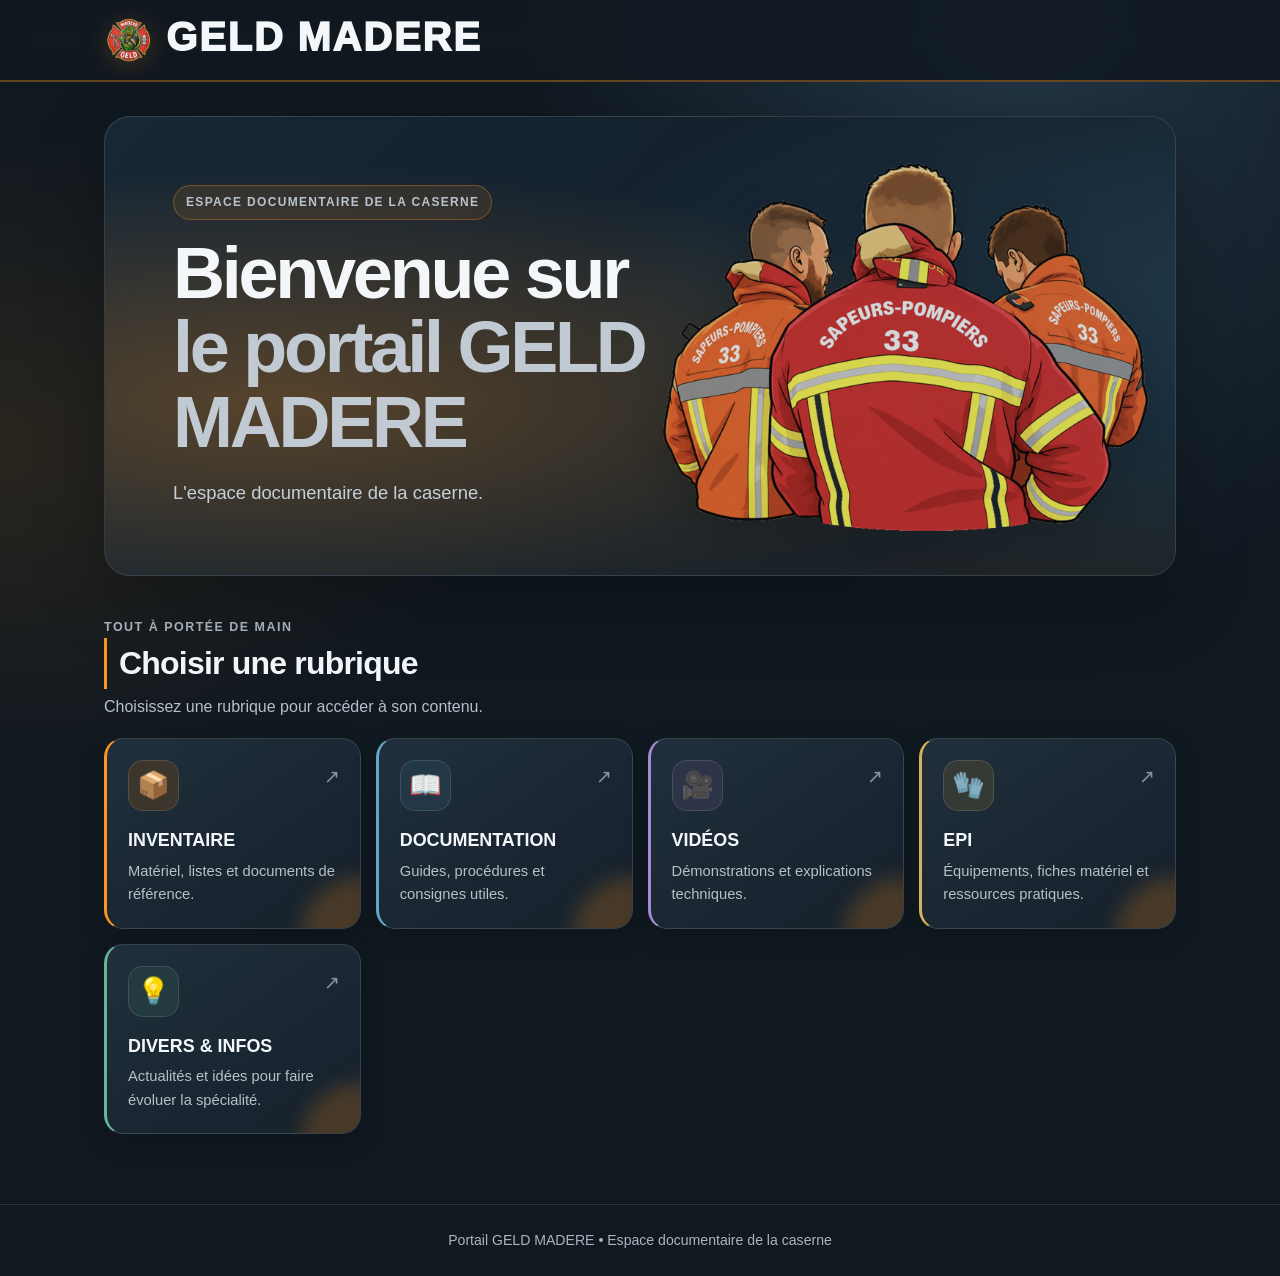
<file: index.html>
<!doctype html>
<html lang="fr">
<head>
  <meta charset="utf-8">
  <meta name="viewport" content="width=device-width, initial-scale=1">
  <meta name="description" content="Portail documentaire de la spécialité GELD de la caserne.">
  <meta name="theme-color" content="#101820">
  <title>GELD MADERE</title>
  <style>
    :root { --bg:#101820; --panel:#17232e; --panel2:#1d2b37; --ink:#f4f7fa; --muted:#b5c0c9; --orange:#ff941f; --line:rgba(255,255,255,.12); --glow:rgba(255,148,31,.22); }
    * { box-sizing:border-box; }
    html { scroll-behavior:smooth; }
    body { margin:0; color:var(--ink); background:radial-gradient(ellipse at 80% 0%,#233747 0,transparent 35%),radial-gradient(ellipse at 0% 35%,#29251e 0,transparent 28%),var(--bg); font:16px/1.6 -apple-system,BlinkMacSystemFont,"Segoe UI",Arial,sans-serif; }
    a { color:inherit; }
    .topbar { position:sticky; top:0; z-index:5; background:rgba(16,24,32,.88); border-bottom:2px solid rgba(255,148,31,.35); backdrop-filter:blur(14px); }
    .topbar-inner { max-width:1120px; margin:auto; padding:15px 24px; display:flex; align-items:center; justify-content:space-between; gap:24px; }
    .brand { margin:0; font-size:2.5rem; line-height:1.05; letter-spacing:.045em; font-weight:950; }
    .brand span { margin-left:.3em; color:#b9c3cc; }
    .brand-mark { display:inline-block; width:50px; height:50px; margin-right:12px; object-fit:contain; vertical-align:middle; filter:drop-shadow(0 4px 12px rgba(255,148,31,.2)); }
    nav { display:flex; align-items:center; gap:8px; flex-wrap:wrap; }
    nav a { padding:8px 13px; border-radius:999px; color:var(--muted); font-size:.92rem; font-weight:700; text-decoration:none; transition:.2s; }
    nav a:hover, nav a:focus { color:var(--ink); background:rgba(255,255,255,.09); }
    main { max-width:1120px; margin:auto; padding:34px 24px 70px; }
    .hero { position:relative; isolation:isolate; overflow:hidden; padding:clamp(30px,6vw,68px); border:1px solid rgba(255,255,255,.14); border-radius:26px; background:linear-gradient(130deg,#172735,#111b24); box-shadow:0 24px 70px rgba(0,0,0,.27); }
    .hero:before { content:""; position:absolute; z-index:-1; inset:-45%; pointer-events:none; background:radial-gradient(ellipse at 27% 47%,rgba(255,148,31,.28),transparent 30%),radial-gradient(ellipse at 76% 38%,rgba(62,117,151,.4),transparent 35%),radial-gradient(ellipse at 60% 90%,rgba(255,148,31,.16),transparent 32%); background-size:120% 120%; animation:heroGlow 12s linear infinite alternate; }
    @keyframes heroGlow { from { transform:translate3d(-6%,0,0) scale(.98); } to { transform:translate3d(6%,0,0) scale(1.04); } }
    .hero-art { position:absolute; z-index:0; top:50%; right:1%; width:48%; height:100%; object-fit:contain; object-position:center; transform:translateY(-50%); opacity:.82; filter:drop-shadow(0 8px 20px rgba(0,0,0,.2)); pointer-events:none; }
    .hero-layout { position:relative; z-index:1; display:flex; align-items:center; min-height:310px; }
    .hero-content { position:relative; max-width:56%; }
    .eyebrow { display:inline-flex; align-items:center; gap:8px; margin:0 0 16px; padding:7px 12px; border:1px solid rgba(255,148,31,.32); border-radius:999px; color:#b9c3cc; background:rgba(255,148,31,.1); text-transform:uppercase; letter-spacing:.11em; font-size:.75rem; font-weight:850; }
    .hero h2 { margin:0; font-size:clamp(2.3rem,6vw,4.5rem); line-height:1.03; letter-spacing:-.045em; }
    .hero h2 span { color:#c1cad2; }
    .hero-copy { max-width:620px; margin:19px 0 0; color:#c6d0d8; font-size:clamp(1rem,2vw,1.15rem); }
    .hero-actions { display:flex; gap:12px; flex-wrap:wrap; margin-top:27px; }
    .button { display:inline-flex; align-items:center; gap:9px; padding:12px 17px; border:1px solid var(--line); border-radius:12px; font-weight:800; text-decoration:none; transition:transform .18s,box-shadow .18s,background .18s; }
    .button:hover { transform:translateY(-2px); }
    .button.primary { color:#171d23; border-color:transparent; background:linear-gradient(135deg,#ffc46c,var(--orange)); box-shadow:0 8px 24px var(--glow); }
    .button.secondary { background:rgba(255,255,255,.06); }
    .section-heading { display:flex; justify-content:space-between; align-items:end; gap:20px; margin:42px 0 18px; }
    .section-heading h2 { margin:0; padding-left:12px; border-left:3px solid #ff941f; font-size:clamp(1.55rem,3vw,2rem); letter-spacing:-.025em; }
    .section-heading p { margin:5px 0 0; color:var(--muted); }
    .section-kicker { color:#aeb9c3; font-size:.78rem; text-transform:uppercase; letter-spacing:.12em; font-weight:850; }
    .grid { display:grid; grid-template-columns:repeat(auto-fit,minmax(205px,1fr)); gap:15px; }
    .card { position:relative; min-height:190px; padding:21px; overflow:hidden; border:1px solid var(--line); border-left:3px solid var(--tile,#ff941f); border-radius:19px; background:linear-gradient(145deg,rgba(34,49,62,.94),rgba(22,33,44,.95)); text-decoration:none; box-shadow:0 8px 26px rgba(0,0,0,.12); transition:transform .2s,border-color .2s,box-shadow .2s; }
    .card:nth-child(2) { --tile:#62a6ca; } .card:nth-child(3) { --tile:#a58bd3; } .card:nth-child(4) { --tile:#d5b35b; } .card:nth-child(5) { --tile:#65b69c; }
    .card:after { content:""; position:absolute; width:120px; height:120px; right:-60px; bottom:-70px; border-radius:50%; background:var(--glow); filter:blur(10px); transition:transform .2s; }
    .card:hover, .card:focus { transform:translateY(-5px); border-color:rgba(255,148,31,.55); box-shadow:0 15px 34px rgba(0,0,0,.25),0 0 25px rgba(255,148,31,.08); outline:none; }
    .card:hover:after { transform:scale(1.5); }
    .icon { display:grid; place-items:center; width:51px; height:51px; margin-bottom:15px; border:1px solid rgba(255,255,255,.12); border-radius:15px; background:rgba(255,148,31,.14); background:color-mix(in srgb,var(--tile,#ff941f) 16%,#17232e); font-size:1.65rem; }
    .card h3 { margin:0 0 5px; font-size:1.12rem; }
    .card p { margin:0; color:var(--muted); font-size:.92rem; }
    .card-arrow { position:absolute; top:23px; right:20px; color:#8996a1; font-size:1.2rem; }
    .documents { display:grid; grid-template-columns:repeat(auto-fit,minmax(245px,1fr)); gap:14px; }
    .document { display:flex; align-items:center; gap:14px; padding:18px; border:1px solid var(--line); border-radius:16px; background:rgba(27,41,53,.88); transition:transform .18s,border-color .18s; }
    .document:hover { transform:translateY(-3px); border-color:rgba(255,148,31,.4); }
    .doc-icon { display:grid; flex:0 0 46px; place-items:center; width:46px; height:46px; border-radius:14px; background:rgba(255,148,31,.13); font-size:1.4rem; }
    .document h3 { margin:0; font-size:1rem; }
    .document p { margin:2px 0 0; color:var(--muted); font-size:.88rem; }
    .document a { margin-left:auto; color:#ffb858; font-weight:800; text-decoration:none; white-space:nowrap; }
    .document a:hover { text-decoration:underline; }
    .note { margin-top:16px; padding:13px 16px; border-left:3px solid var(--orange); border-radius:0 10px 10px 0; color:#d0d8df; background:rgba(255,148,31,.08); font-size:.9rem; }
    footer { padding:24px; border-top:1px solid var(--line); color:#aab5bf; text-align:center; font-size:.88rem; }
    footer span { color:#aeb9c3; }
    @media (max-width:700px) { .hero-layout { min-height:300px; } }
    @media (max-width:620px) {
      body { background:#101820; }
      .topbar { position:static; background:#121c25; }
      .topbar-inner { padding:8px 13px; }
      .brand { display:flex; align-items:center; font-size:clamp(2rem,10vw,2.5rem); line-height:1; }
      .brand-mark { width:44px; height:44px; margin-right:9px; }
      main { padding:10px 12px 24px; }
      .hero { min-height:145px; padding:15px 13px; border:1px solid rgba(255,255,255,.1); border-radius:15px; background:linear-gradient(110deg,#182630,#121c25); box-shadow:none; }
      .hero:before { opacity:.28; }
      .hero-layout { min-height:0; }
      .hero-content { max-width:55%; }
      .hero-art { top:0; right:-10%; width:65%; height:100%; transform:none; opacity:.62; }
      .eyebrow { display:none; }
      .hero h2 { font-size:clamp(1.25rem,5.8vw,1.55rem); line-height:1.15; letter-spacing:-.025em; }
      .hero h2 br { display:none; }
      .hero-copy { margin:4px 0 0; font-size:.82rem; line-height:1.35; color:#aeb9c3; }
      .hero-actions { margin-top:11px; }
      .button { padding:8px 12px; font-size:.84rem; }
      .section-heading { margin:15px 1px 8px; }
      .section-heading h2 { padding-left:9px; font-size:1rem; letter-spacing:0; }
      .section-heading p, .section-kicker { display:none; }
      .grid { grid-template-columns:1fr; gap:6px; }
      .card { display:grid; grid-template-columns:44px 1fr; align-items:center; column-gap:11px; min-height:74px; padding:11px 13px; border-radius:12px; background:#192630; background:linear-gradient(100deg,color-mix(in srgb,var(--tile,#ff941f) 8%,#192630),#192630 50%); box-shadow:none; }
      .card:after { display:none; }
      .card:hover, .card:focus { transform:none; box-shadow:none; }
      .icon { grid-column:1; grid-row:1; width:40px; height:40px; margin:0; border:0; border-radius:11px; background:rgba(255,148,31,.14); background:color-mix(in srgb,var(--tile,#ff941f) 16%,#192630); font-size:1.45rem; }
      .card h3 { grid-column:2; grid-row:1; margin:0; font-size:1.08rem; }
      .card p { display:none; }
      .card-arrow { top:50%; right:12px; transform:translateY(-50%); font-size:1rem; }
      .documents { grid-template-columns:1fr; gap:8px; }
      .document { padding:13px; border-radius:13px; background:#192630; }
      .doc-icon { flex-basis:40px; width:40px; height:40px; }
      .document h3 { font-size:.93rem; }
      .document p, .document a { font-size:.82rem; }
      .note { font-size:.82rem; }
      footer { display:none; }
    }
    @media (max-width:370px) { .grid { grid-template-columns:1fr; } }
    @media (prefers-reduced-motion: reduce) { *,*::before,*::after { scroll-behavior:auto !important; transition:none !important; animation:none !important; } }
  </style>
  <link rel="stylesheet" href="navigation-progress.css">
  <script src="navigation-progress.js" defer></script>
</head>
<body>
  <header class="topbar">
    <div class="topbar-inner">
      <h1 class="brand"><img class="brand-mark" src="LOGO.png" alt="Logo GELD MADERE">GELD MADERE</h1>
    </div>
  </header>
  <main>
    <section class="hero" id="accueil">
      <img class="hero-art" src="pompiers-33.png" alt="" aria-hidden="true">
      <div class="hero-layout">
        <div class="hero-content">
          <p class="eyebrow">Espace documentaire de la caserne</p>
      <h2>Bienvenue sur&nbsp;<br><span>le portail GELD MADERE</span></h2>
          <p class="hero-copy">L'espace documentaire de la caserne.</p>
        </div>
      </div>
    </section>
    <section id="rubriques">
      <div class="section-heading"><div><div class="section-kicker">Tout à portée de main</div><h2>Choisir une rubrique</h2><p>Choisissez une rubrique pour accéder à son contenu.</p></div></div>
      <div class="grid">
        <a class="card" href="https://docs.google.com/forms/d/e/1FAIpQLScbJ4rl3exzf2poyy066Ap8KIxtIil63gRp0yjDs76jo0G02g/viewform" target="_blank" rel="noopener noreferrer"><span class="card-arrow">↗</span><span class="icon" aria-hidden="true">📦</span><h3>INVENTAIRE</h3><p>Matériel, listes et documents de référence.</p></a>
        <a class="card" href="documentation.html"><span class="card-arrow">↗</span><span class="icon" aria-hidden="true">📖</span><h3>DOCUMENTATION</h3><p>Guides, procédures et consignes utiles.</p></a>
        <a class="card" href="videos.html"><span class="card-arrow">↗</span><span class="icon" aria-hidden="true">🎥</span><h3>VIDÉOS</h3><p>Démonstrations et explications techniques.</p></a>
        <a class="card" href="epi.html"><span class="card-arrow">↗</span><span class="icon" aria-hidden="true">🧤</span><h3>EPI</h3><p>Équipements, fiches matériel et ressources pratiques.</p></a>
        <a class="card" href="divers.html"><span class="card-arrow">↗</span><span class="icon" aria-hidden="true">💡</span><h3>DIVERS &amp; INFOS</h3><p>Actualités et idées pour faire évoluer la spécialité.</p></a>
      </div>
    </section>
  </main>
  <footer>Portail GELD MADERE <span>•</span> Espace documentaire de la caserne</footer>
</body>
</html>
</file>
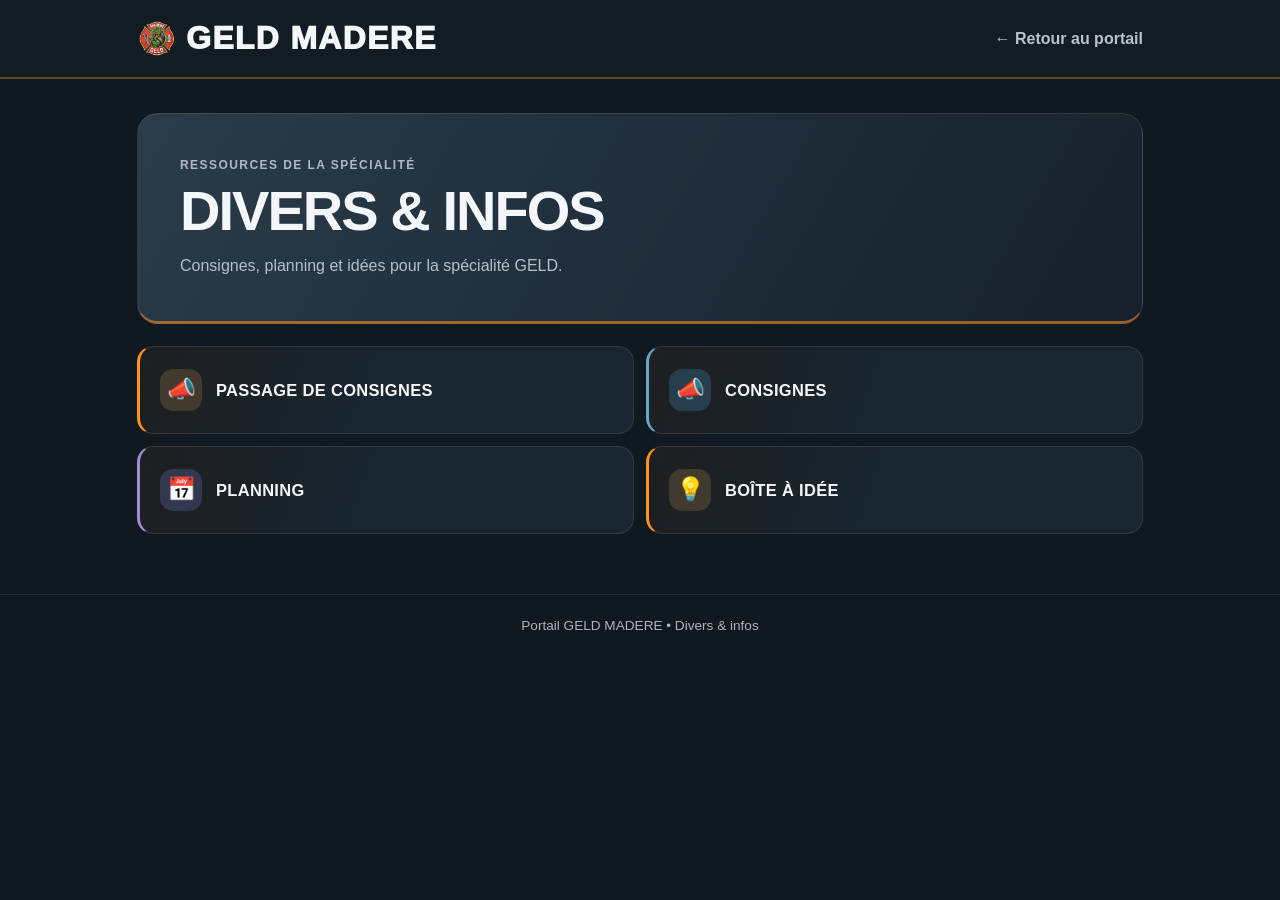
<file: divers.html>
<!doctype html>
<html lang="fr">
<head>
  <meta charset="utf-8">
  <meta name="viewport" content="width=device-width, initial-scale=1">
  <meta name="theme-color" content="#101820">
  <title>Divers &amp; infos · Portail GELD</title>
  <style>
    :root { --bg:#101820; --panel:#192630; --ink:#f4f7fa; --muted:#b5c0c9; --line:rgba(255,255,255,.1); }
    * { box-sizing:border-box; }
    body { margin:0; background:var(--bg); color:var(--ink); font:16px/1.6 -apple-system,BlinkMacSystemFont,"Segoe UI",Arial,sans-serif; }
    .topbar { border-bottom:2px solid rgba(255,148,31,.35); background:#121c25; }
    .topbar-inner { max-width:1050px; margin:auto; padding:13px 22px; display:flex; align-items:center; justify-content:space-between; gap:15px; }
    .brand { display:flex; align-items:center; margin:0; font-size:2rem; letter-spacing:.04em; font-weight:950; }
    .brand img { width:40px; height:40px; margin-right:9px; object-fit:contain; }
    .brand span { color:#b9c3cc; }
    .back { color:#b9c3cc; font-weight:700; text-decoration:none; }
    .back:hover { text-decoration:underline; }
    main { max-width:1050px; margin:auto; padding:34px 22px 60px; }
    .intro { padding:clamp(22px,5vw,42px); border:1px solid var(--line); border-bottom:3px solid rgba(255,148,31,.55); border-radius:21px; background:linear-gradient(120deg,rgba(45,63,77,.92),#16212b); }
    .kicker { margin:0 0 7px; color:#aeb9c3; text-transform:uppercase; letter-spacing:.12em; font-size:.75rem; font-weight:850; }
    h2 { margin:0; font-size:clamp(2.2rem,5.5vw,3.5rem); line-height:1.05; font-weight:900; letter-spacing:-.035em; }
    .intro p:last-child { margin:12px 0 0; color:var(--muted); }
    .list { display:grid; grid-template-columns:repeat(2,minmax(0,1fr)); gap:12px; margin-top:22px; }
    .item { display:flex; align-items:center; gap:14px; min-height:88px; padding:17px 20px; border:1px solid var(--line); border-left:3px solid var(--tile,#ff941f); border-radius:16px; background:linear-gradient(110deg,rgba(255,148,31,.06),var(--panel) 45%); }
    a.item { color:inherit; text-decoration:none; transition:transform .18s,border-color .18s,background .18s; }
    a.item:hover, a.item:focus-visible { border-color:rgba(255,148,31,.55); background:linear-gradient(110deg,rgba(255,148,31,.14),var(--panel) 55%); transform:translateY(-2px); outline:none; }
    .item:nth-child(2) { --tile:#65a9c9; } .item:nth-child(3) { --tile:#a58bd3; }
    .icon { display:grid; flex:0 0 42px; place-items:center; width:42px; height:42px; border-radius:13px; background:rgba(255,148,31,.14); background:color-mix(in srgb,var(--tile,#ff941f) 18%,#192630); font-size:1.45rem; }
    .item h3 { margin:0; font-size:1.03rem; line-height:1.35; letter-spacing:.02em; }
    footer { padding:20px; border-top:1px solid var(--line); color:#aab5bf; text-align:center; font-size:.85rem; }
    footer span { color:#aeb9c3; }
    @media(max-width:600px) { .topbar-inner { padding:8px 13px; } .brand { font-size:1.8rem; } .brand img { width:44px; height:44px; } main { padding:13px 12px 28px; } .intro { padding:14px 15px; border-radius:13px; } .kicker, .intro p:last-child { display:none; } h2 { font-size:1.55rem; } .list { grid-template-columns:1fr; gap:7px; margin-top:10px; } .item { min-height:58px; padding:9px 11px; border-radius:11px; } .doc-icon, .icon { flex-basis:34px; width:34px; height:34px; font-size:1.2rem; } .item h3 { font-size:.9rem; } .back { font-size:.82rem; } }
  </style>
  <link rel="stylesheet" href="navigation-progress.css">
  <script src="navigation-progress.js" defer></script>
</head>
<body>
  <header class="topbar"><div class="topbar-inner"><h1 class="brand"><img src="LOGO.png" alt="Logo GELD MADERE">GELD MADERE</h1><a class="back" href="index.html">← Retour au portail</a></div></header>
  <main>
    <section class="intro"><p class="kicker">Ressources de la spécialité</p><h2>DIVERS &amp; INFOS</h2><p>Consignes, planning et idées pour la spécialité GELD.</p></section>
    <div class="list">
      <a class="item" href="https://docs.google.com/forms/d/e/1FAIpQLScVvhuZhwujco-7s2c3rf99GM2kgrYxpciyuD6RFTPRpIm8LA/viewform?usp=publish-editor" target="_blank" rel="noopener noreferrer"><span class="icon" aria-hidden="true">📣</span><h3>PASSAGE DE CONSIGNES</h3></a>
      <a class="item" href="https://docs.google.com/spreadsheets/d/1-Hw8pw_RebKz3jog9idrQWxxBJB-iIzCTLuiJY3XOiI/edit?usp=sharing" target="_blank" rel="noopener noreferrer"><span class="icon" aria-hidden="true">📣</span><h3>CONSIGNES</h3></a>
      <article class="item"><span class="icon" aria-hidden="true">📅</span><h3>PLANNING</h3></article>
      <a class="item" href="https://docs.google.com/forms/d/e/1FAIpQLSc0AW5aftM_AXnnT2RwSPMHudufhUzhEAmkpKD7u10ukrGbeA/viewform" target="_blank" rel="noopener noreferrer"><span class="icon" aria-hidden="true">💡</span><h3>BOÎTE À IDÉE</h3></a>
    </div>
  </main>
  <footer>Portail GELD MADERE <span>•</span> Divers &amp; infos</footer>
</body>
</html>
</file>
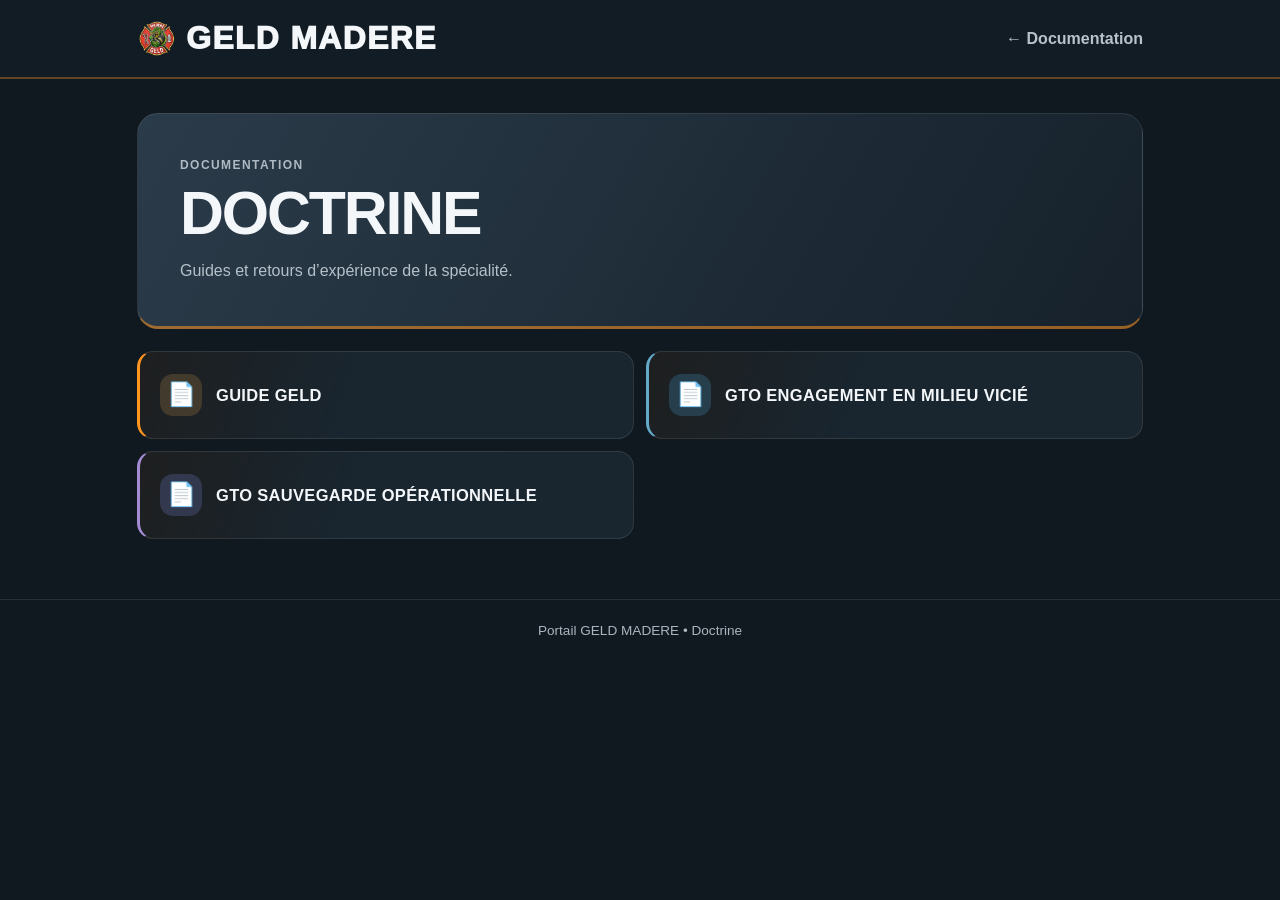
<file: doctrine.html>
<!doctype html>
<html lang="fr">
<head>
  <meta charset="utf-8">
  <meta name="viewport" content="width=device-width, initial-scale=1">
  <meta name="theme-color" content="#101820">
  <title>Doctrine · Portail GELD</title>
  <style>
    :root { --bg:#101820; --panel:#192630; --ink:#f4f7fa; --muted:#b5c0c9; --line:rgba(255,255,255,.1); }
    * { box-sizing:border-box; }
    body { margin:0; background:var(--bg); color:var(--ink); font:16px/1.6 -apple-system,BlinkMacSystemFont,"Segoe UI",Arial,sans-serif; }
    .topbar { border-bottom:2px solid rgba(255,148,31,.35); background:#121c25; }
    .topbar-inner { max-width:1050px; margin:auto; padding:13px 22px; display:flex; align-items:center; justify-content:space-between; gap:15px; }
    .brand { display:flex; align-items:center; margin:0; font-size:2rem; letter-spacing:.04em; font-weight:950; }
    .brand img { width:40px; height:40px; margin-right:9px; object-fit:contain; }
    .brand span { color:#b9c3cc; }
    .back { color:#b9c3cc; font-weight:700; text-decoration:none; }
    .back:hover { text-decoration:underline; }
    main { max-width:1050px; margin:auto; padding:34px 22px 60px; }
    .intro { padding:clamp(22px,5vw,42px); border:1px solid var(--line); border-bottom:3px solid rgba(255,148,31,.55); border-radius:21px; background:linear-gradient(120deg,rgba(45,63,77,.92),#16212b); }
    .kicker { margin:0 0 7px; color:#aeb9c3; text-transform:uppercase; letter-spacing:.12em; font-size:.75rem; font-weight:850; }
    h2 { margin:0; font-size:clamp(2.45rem,6vw,3.8rem); line-height:1.05; font-weight:900; letter-spacing:-.035em; }
    .intro p:last-child { margin:12px 0 0; color:var(--muted); }
    .list { display:grid; grid-template-columns:repeat(2,minmax(0,1fr)); gap:12px; margin-top:22px; }
    .item { display:flex; align-items:center; gap:14px; min-height:88px; padding:17px 20px; border:1px solid var(--line); border-left:3px solid var(--tile,#ff941f); border-radius:16px; background:linear-gradient(110deg,rgba(255,148,31,.06),var(--panel) 45%); }
    a.item { color:inherit; text-decoration:none; transition:transform .18s,border-color .18s,background .18s; }
    a.item:hover, a.item:focus-visible { border-color:rgba(255,148,31,.55); background:linear-gradient(110deg,rgba(255,148,31,.14),var(--panel) 55%); transform:translateY(-2px); outline:none; }
    .item:nth-child(2) { --tile:#65a9c9; } .item:nth-child(3) { --tile:#a58bd3; } .item:nth-child(4) { --tile:#d5b35b; } .item:nth-child(5) { --tile:#65b69c; }
    .doc-icon { display:grid; flex:0 0 42px; place-items:center; width:42px; height:42px; border-radius:13px; background:rgba(255,148,31,.14); background:color-mix(in srgb,var(--tile,#ff941f) 18%,#192630); font-size:1.45rem; }
    .item h3 { margin:0; font-size:1.03rem; line-height:1.35; letter-spacing:.02em; }
    footer { padding:20px; border-top:1px solid var(--line); color:#aab5bf; text-align:center; font-size:.85rem; }
    footer span { color:#aeb9c3; }
    @media(max-width:600px) { .topbar-inner { padding:8px 13px; } .brand { font-size:1.8rem; } .brand img { width:44px; height:44px; } main { padding:13px 12px 28px; } .intro { padding:14px 15px; border-radius:13px; } .kicker, .intro p:last-child { display:none; } h2 { font-size:1.55rem; } .list { grid-template-columns:1fr; gap:7px; margin-top:10px; } .item { min-height:58px; padding:9px 11px; border-radius:11px; } .doc-icon, .icon { flex-basis:34px; width:34px; height:34px; font-size:1.2rem; } .item h3 { font-size:.9rem; } .back { font-size:.82rem; } }
  </style>
  <link rel="stylesheet" href="navigation-progress.css">
  <script src="navigation-progress.js" defer></script>
</head>
<body>
  <header class="topbar"><div class="topbar-inner"><h1 class="brand"><img src="LOGO.png" alt="Logo GELD MADERE">GELD MADERE</h1><a class="back" href="documentation.html">← Documentation</a></div></header>
  <main>
    <section class="intro"><p class="kicker">Documentation</p><h2>DOCTRINE</h2><p>Guides et retours d’expérience de la spécialité.</p></section>
    <div class="list">
      <a class="item" href="document.html?f=GUIDE-GELD.pdf" target="_blank" rel="noopener"><span class="doc-icon" aria-hidden="true">📄</span><h3>GUIDE GELD</h3></a>
      <a class="item" href="document.html?f=GTO-Engagement-milieu-vicie.pdf" target="_blank" rel="noopener"><span class="doc-icon" aria-hidden="true">📄</span><h3>GTO ENGAGEMENT EN MILIEU VICIÉ</h3></a>
      <a class="item" href="document.html?f=GTO-Sauvegarde-operationnelle.pdf" target="_blank" rel="noopener"><span class="doc-icon" aria-hidden="true">📄</span><h3>GTO SAUVEGARDE OPÉRATIONNELLE</h3></a>
    </div>
  </main>
  <footer>Portail GELD MADERE <span>•</span> Doctrine</footer>
</body>
</html>
</file>
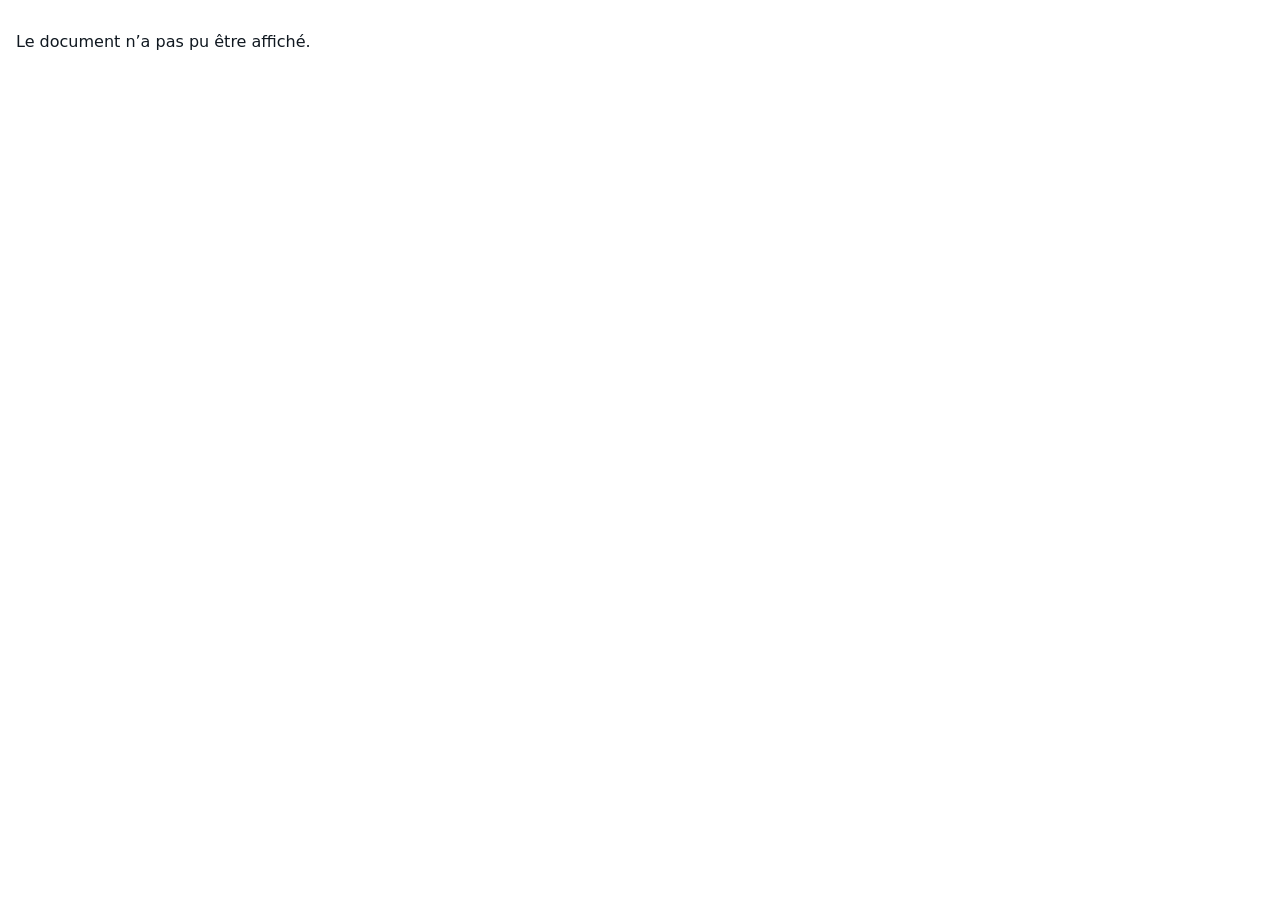
<file: document.html>
<!doctype html>
<html lang="fr">
<head>
<meta charset="utf-8">
<meta name="viewport" content="width=device-width, initial-scale=1">
<title>Document · Portail GELD</title>
<link rel="stylesheet" href="navigation-progress.css">
<script src="navigation-progress.js" defer></script>
<style>
body { margin: 0; background: #fff; color: #101820; font: 16px system-ui, sans-serif; }
#viewer { max-width: 1000px; margin: 0 auto; }
#viewer canvas, #viewer video { display: block; width: 100%; height: auto; }
#status:not(:empty) { padding: 1rem; }
</style>
</head>
<body>
<div id="loading" class="navigation-progress" role="progressbar" aria-label="Chargement du document"></div>
<p id="status" role="status"></p>
<main id="viewer"></main>
<noscript>Activez JavaScript pour afficher le document.</noscript>
<script type="module" src="document-viewer.js?v=psc-ac515e1019ef"></script>
</body>
</html>
</file>
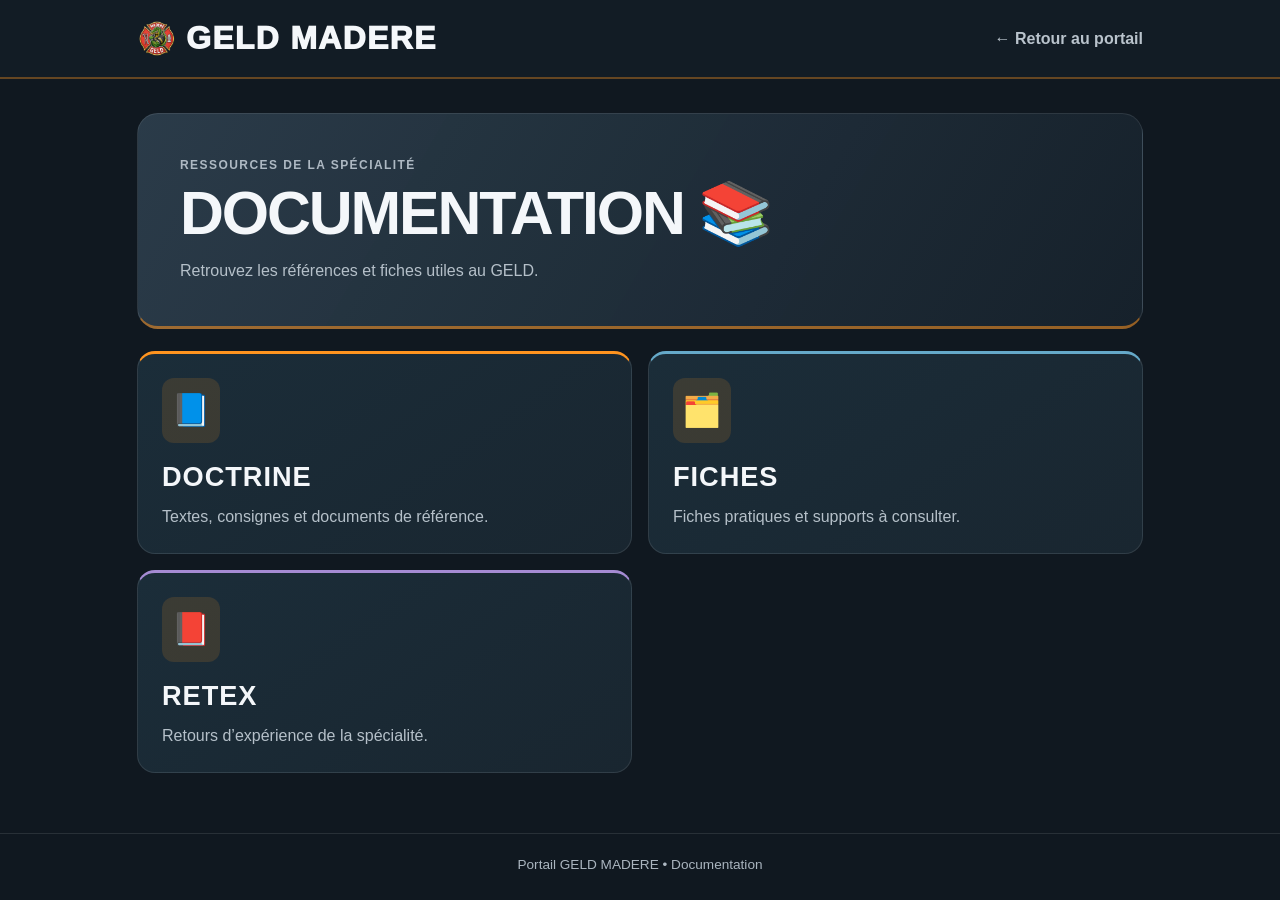
<file: documentation.html>
<!doctype html>
<html lang="fr">
<head>
  <meta charset="utf-8">
  <meta name="viewport" content="width=device-width, initial-scale=1">
  <meta name="theme-color" content="#101820">
  <title>Documentation · Portail GELD</title>
  <style>
    :root { --bg:#101820; --panel:#192630; --ink:#f4f7fa; --muted:#b5c0c9; --orange:#ff941f; --line:rgba(255,255,255,.1); }
    * { box-sizing:border-box; }
    html { scroll-behavior:smooth; }
    body { margin:0; background:var(--bg); color:var(--ink); font:16px/1.6 -apple-system,BlinkMacSystemFont,"Segoe UI",Arial,sans-serif; }
    .topbar { border-bottom:2px solid rgba(255,148,31,.35); background:#121c25; }
    .topbar-inner { max-width:1050px; margin:auto; padding:13px 22px; display:flex; align-items:center; justify-content:space-between; gap:15px; }
    .brand { display:flex; align-items:center; margin:0; font-size:2rem; letter-spacing:.04em; font-weight:950; }
    .brand img { width:40px; height:40px; margin-right:9px; object-fit:contain; }
    .brand span { color:#b9c3cc; }
    .back { color:#b9c3cc; font-weight:700; text-decoration:none; }
    .back:hover { text-decoration:underline; }
    main { max-width:1050px; margin:auto; padding:34px 22px 60px; }
    .intro { padding:clamp(22px,5vw,42px); border:1px solid var(--line); border-bottom:3px solid rgba(255,148,31,.55); border-radius:21px; background:linear-gradient(120deg,rgba(45,63,77,.92),#16212b); }
    .kicker { margin:0 0 7px; color:#aeb9c3; text-transform:uppercase; letter-spacing:.12em; font-size:.75rem; font-weight:850; }
    h2 { margin:0; font-size:clamp(2.45rem,6vw,3.8rem); line-height:1.05; font-weight:900; letter-spacing:-.035em; }
    .intro p:last-child { margin:12px 0 0; color:var(--muted); }
    .grid { display:grid; grid-template-columns:repeat(2,minmax(0,1fr)); gap:16px; margin-top:22px; }
    .card { display:block; padding:24px; border:1px solid var(--line); border-top:3px solid var(--tile,#ff941f); border-radius:18px; background:linear-gradient(145deg,#1b2d39,var(--panel)); color:var(--ink); text-decoration:none; transition:border-color .18s,transform .18s; }
    .card:nth-child(2) { --tile:#65a9c9; }
    .card:nth-child(3) { --tile:#a58bd3; }
    .card:hover { transform:translateY(-3px); border-color:rgba(255,148,31,.5); }
    .icon { display:block; width:max-content; margin-bottom:12px; padding:7px 9px; border-radius:12px; background:rgba(255,148,31,.14); font-size:2rem; }
    .card h3 { margin:0; font-size:1.7rem; font-weight:900; letter-spacing:.035em; text-transform:uppercase; }
    .card p { margin:5px 0 0; color:var(--muted); }
    footer { padding:20px; border-top:1px solid var(--line); color:#aab5bf; text-align:center; font-size:.85rem; }
    footer span { color:#aeb9c3; }
    @media(max-width:600px) { .topbar-inner { padding:8px 13px; } .brand { font-size:1.8rem; } .brand img { width:44px; height:44px; } main { padding:13px 12px 28px; } .intro { padding:14px 15px; border-radius:13px; } .kicker, .intro p:last-child { display:none; } h2 { font-size:1.55rem; } .grid { grid-template-columns:1fr; gap:7px; margin-top:10px; } .card { display:grid; grid-template-columns:42px 1fr; align-items:center; padding:10px 12px; border-radius:11px; } .icon { grid-column:1; grid-row:1; margin:0; padding:3px; font-size:1.3rem; } .card h3 { grid-column:2; grid-row:1; font-size:1rem; } .card p { display:none; } .back { font-size:.82rem; } }
  </style>
  <link rel="stylesheet" href="navigation-progress.css">
  <script src="navigation-progress.js" defer></script>
</head>
<body>
  <header class="topbar"><div class="topbar-inner"><h1 class="brand"><img src="LOGO.png" alt="Logo GELD MADERE">GELD MADERE</h1><a class="back" href="index.html">← Retour au portail</a></div></header>
  <main>
    <section class="intro"><p class="kicker">Ressources de la spécialité</p><h2>DOCUMENTATION 📚</h2><p>Retrouvez les références et fiches utiles au GELD.</p></section>
    <div class="grid">
      <a class="card" href="doctrine.html"><span class="icon" aria-hidden="true">📘</span><h3>DOCTRINE</h3><p>Textes, consignes et documents de référence.</p></a>
      <a class="card" href="fiches.html"><span class="icon" aria-hidden="true">🗂️</span><h3>FICHES</h3><p>Fiches pratiques et supports à consulter.</p></a>
      <a class="card" href="retex.html"><span class="icon" aria-hidden="true">📕</span><h3>RETEX</h3><p>Retours d’expérience de la spécialité.</p></a>
    </div>
  </main>
  <footer>Portail GELD MADERE <span>•</span> Documentation</footer>
</body>
</html>
</file>
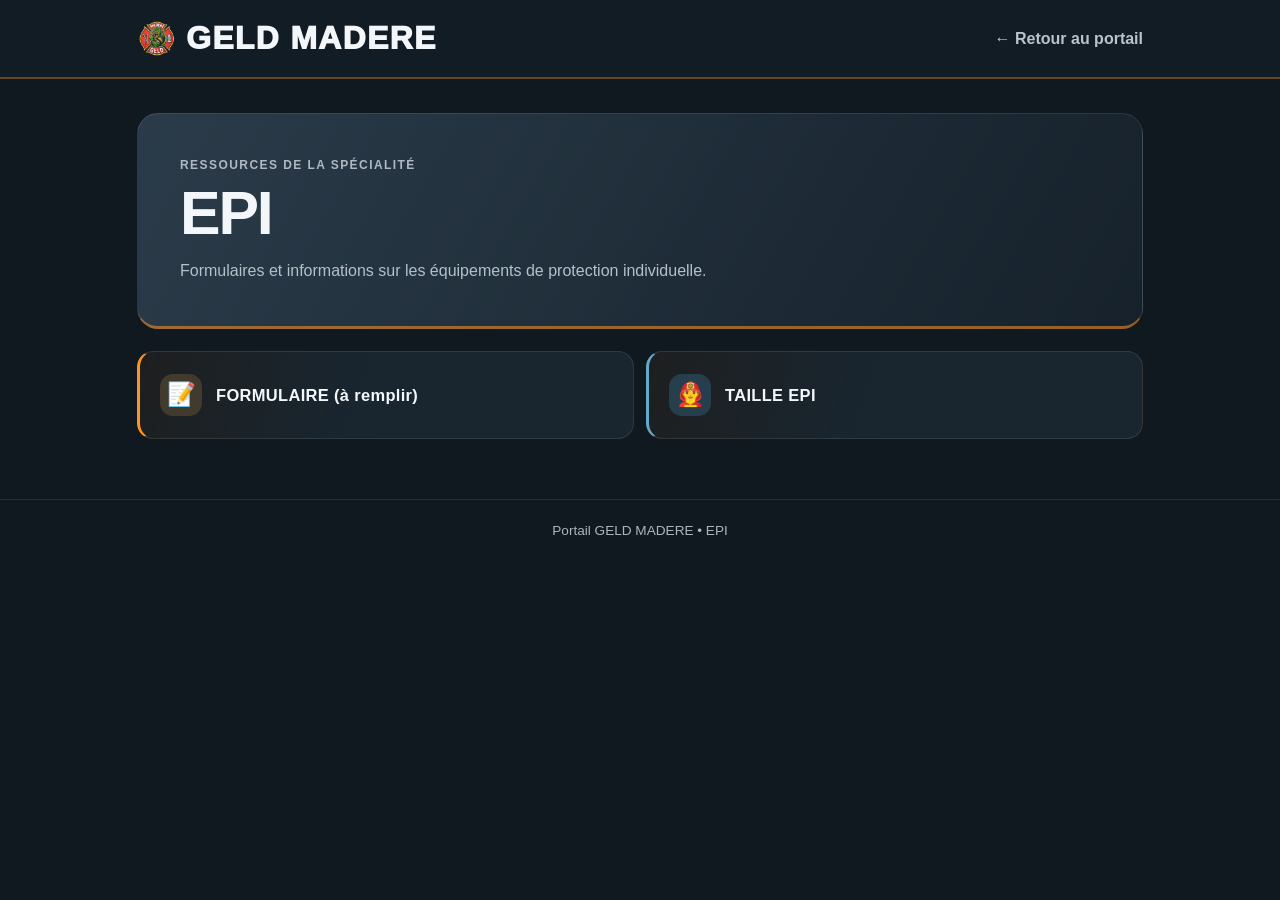
<file: epi.html>
<!doctype html>
<html lang="fr">
<head>
  <meta charset="utf-8">
  <meta name="viewport" content="width=device-width, initial-scale=1">
  <meta name="theme-color" content="#101820">
  <title>EPI · Portail GELD</title>
  <style>
    :root { --bg:#101820; --panel:#192630; --ink:#f4f7fa; --muted:#b5c0c9; --line:rgba(255,255,255,.1); }
    * { box-sizing:border-box; }
    body { margin:0; background:var(--bg); color:var(--ink); font:16px/1.6 -apple-system,BlinkMacSystemFont,"Segoe UI",Arial,sans-serif; }
    .topbar { border-bottom:2px solid rgba(255,148,31,.35); background:#121c25; }
    .topbar-inner { max-width:1050px; margin:auto; padding:13px 22px; display:flex; align-items:center; justify-content:space-between; gap:15px; }
    .brand { display:flex; align-items:center; margin:0; font-size:2rem; letter-spacing:.04em; font-weight:950; }
    .brand img { width:40px; height:40px; margin-right:9px; object-fit:contain; }
    .brand span { color:#b9c3cc; }
    .back { color:#b9c3cc; font-weight:700; text-decoration:none; }
    .back:hover { text-decoration:underline; }
    main { max-width:1050px; margin:auto; padding:34px 22px 60px; }
    .intro { padding:clamp(22px,5vw,42px); border:1px solid var(--line); border-bottom:3px solid rgba(255,148,31,.55); border-radius:21px; background:linear-gradient(120deg,rgba(45,63,77,.92),#16212b); }
    .kicker { margin:0 0 7px; color:#aeb9c3; text-transform:uppercase; letter-spacing:.12em; font-size:.75rem; font-weight:850; }
    h2 { margin:0; font-size:clamp(2.45rem,6vw,3.8rem); line-height:1.05; font-weight:900; letter-spacing:-.035em; }
    .intro p:last-child { margin:12px 0 0; color:var(--muted); }
    .list { display:grid; grid-template-columns:repeat(2,minmax(0,1fr)); gap:12px; margin-top:22px; }
    .item { display:flex; align-items:center; gap:14px; min-height:88px; padding:17px 20px; border:1px solid var(--line); border-left:3px solid var(--tile,#ff941f); border-radius:16px; background:linear-gradient(110deg,rgba(255,148,31,.06),var(--panel) 45%); }
    a.item { color:var(--ink); text-decoration:none; transition:transform .18s,border-color .18s,background .18s; }
    a.item:hover, a.item:focus-visible { border-color:rgba(255,148,31,.55); background:linear-gradient(110deg,rgba(255,148,31,.14),var(--panel) 55%); transform:translateY(-2px); outline:none; }
    .item:nth-child(2) { --tile:#65a9c9; }
    .doc-icon { display:grid; flex:0 0 42px; place-items:center; width:42px; height:42px; border-radius:13px; background:rgba(255,148,31,.14); background:color-mix(in srgb,var(--tile,#ff941f) 18%,#192630); font-size:1.45rem; }
    .item h3 { margin:0; font-size:1.03rem; line-height:1.35; letter-spacing:.02em; }
    footer { padding:20px; border-top:1px solid var(--line); color:#aab5bf; text-align:center; font-size:.85rem; }
    footer span { color:#aeb9c3; }
    @media(max-width:600px) { .topbar-inner { padding:8px 13px; } .brand { font-size:1.8rem; } .brand img { width:44px; height:44px; } main { padding:13px 12px 28px; } .intro { padding:14px 15px; border-radius:13px; } .kicker, .intro p:last-child { display:none; } h2 { font-size:1.55rem; } .list { grid-template-columns:1fr; gap:7px; margin-top:10px; } .item { min-height:58px; padding:9px 11px; border-radius:11px; } .doc-icon, .icon { flex-basis:34px; width:34px; height:34px; font-size:1.2rem; } .item h3 { font-size:.9rem; } .back { font-size:.82rem; } }
  </style>
  <link rel="stylesheet" href="navigation-progress.css">
  <script src="navigation-progress.js" defer></script>
</head>
<body>
  <header class="topbar"><div class="topbar-inner"><h1 class="brand"><img src="LOGO.png" alt="Logo GELD MADERE">GELD MADERE</h1><a class="back" href="index.html">← Retour au portail</a></div></header>
  <main>
    <section class="intro"><p class="kicker">Ressources de la spécialité</p><h2>EPI</h2><p>Formulaires et informations sur les équipements de protection individuelle.</p></section>
    <div class="list">
      <a class="item" href="https://docs.google.com/forms/d/e/1FAIpQLSc9VWhNjYCKUFo0u6t2TIBOw5mN2fqKW2QGHXKcFujUwyeqOg/viewform?usp=header" target="_blank" rel="noopener noreferrer"><span class="doc-icon" aria-hidden="true">📝</span><h3>FORMULAIRE (à remplir)</h3></a>
      <a class="item" href="https://docs.google.com/spreadsheets/d/12nLf597mB_TVzl85KOmRRW1d5MzkukOWET7bNMgeCj8/edit?usp=sharing" target="_blank" rel="noopener noreferrer"><span class="doc-icon" aria-hidden="true">👨‍🚒</span><h3>TAILLE EPI</h3></a>
    </div>
  </main>
  <footer>Portail GELD MADERE <span>•</span> EPI</footer>
</body>
</html>
</file>
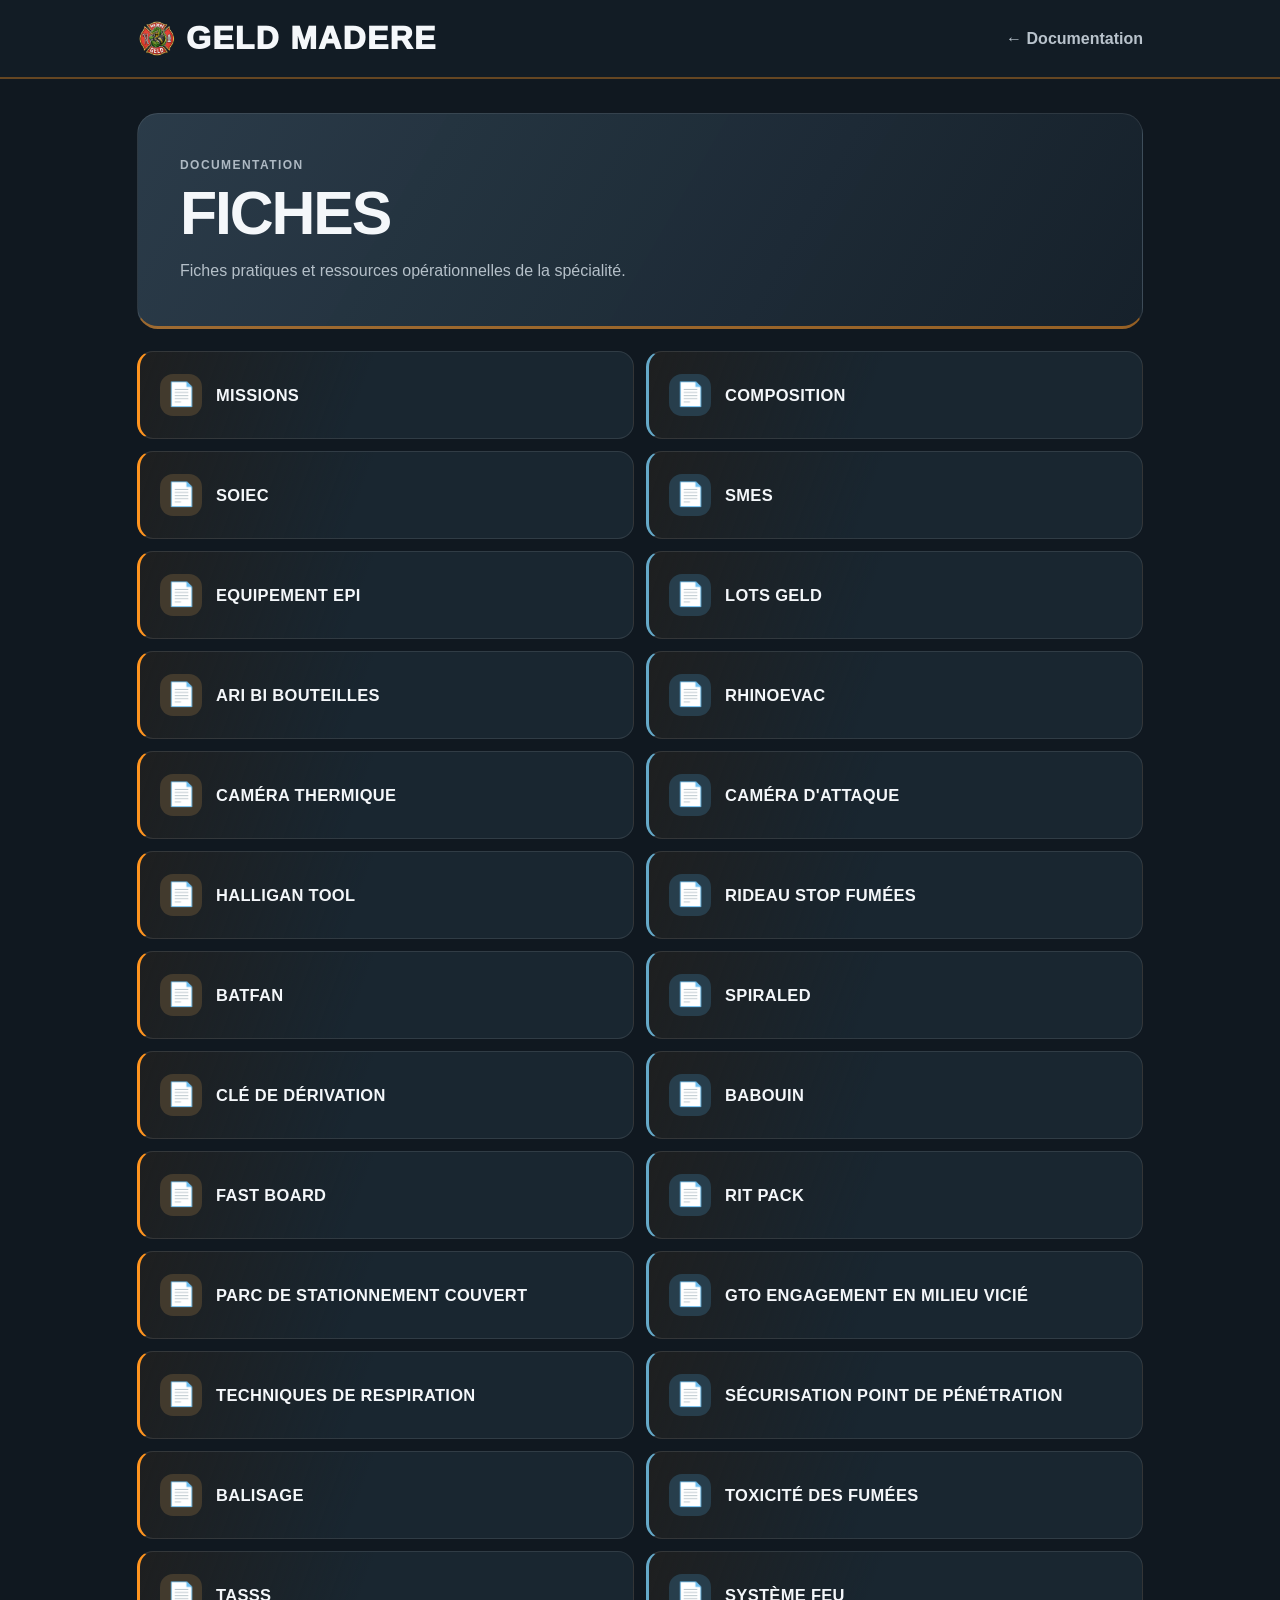
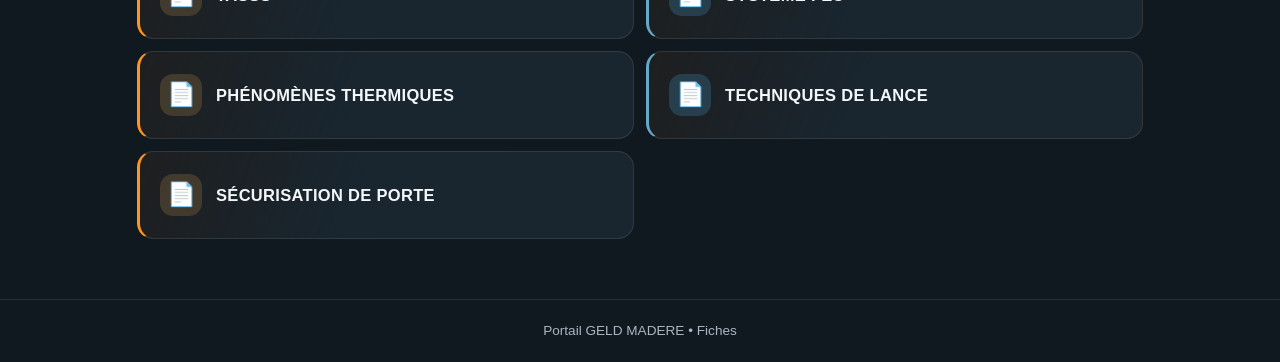
<file: fiches.html>
<!doctype html>
<html lang="fr">
<head>
  <meta charset="utf-8">
  <meta name="viewport" content="width=device-width, initial-scale=1">
  <meta name="theme-color" content="#101820">
  <title>Fiches · Portail GELD</title>
  <style>
    :root { --bg:#101820; --panel:#192630; --ink:#f4f7fa; --muted:#b5c0c9; --line:rgba(255,255,255,.1); }
    * { box-sizing:border-box; }
    body { margin:0; background:var(--bg); color:var(--ink); font:16px/1.6 -apple-system,BlinkMacSystemFont,"Segoe UI",Arial,sans-serif; }
    .topbar { border-bottom:2px solid rgba(255,148,31,.35); background:#121c25; }
    .topbar-inner { max-width:1050px; margin:auto; padding:13px 22px; display:flex; align-items:center; justify-content:space-between; gap:15px; }
    .brand { display:flex; align-items:center; margin:0; font-size:2rem; letter-spacing:.04em; font-weight:950; }
    .brand img { width:40px; height:40px; margin-right:9px; object-fit:contain; }
    .brand span { color:#b9c3cc; }
    .back { color:#b9c3cc; font-weight:700; text-decoration:none; }
    .back:hover { text-decoration:underline; }
    main { max-width:1050px; margin:auto; padding:34px 22px 60px; }
    .intro { padding:clamp(22px,5vw,42px); border:1px solid var(--line); border-bottom:3px solid rgba(255,148,31,.55); border-radius:21px; background:linear-gradient(120deg,rgba(45,63,77,.92),#16212b); }
    .kicker { margin:0 0 7px; color:#aeb9c3; text-transform:uppercase; letter-spacing:.12em; font-size:.75rem; font-weight:850; }
    h2 { margin:0; font-size:clamp(2.45rem,6vw,3.8rem); line-height:1.05; font-weight:900; letter-spacing:-.035em; }
    .intro p:last-child { margin:12px 0 0; color:var(--muted); }
    .list { display:grid; grid-template-columns:repeat(2,minmax(0,1fr)); gap:12px; margin-top:22px; }
    .item { display:flex; align-items:center; gap:14px; min-height:88px; padding:17px 20px; border:1px solid var(--line); border-left:3px solid var(--tile,#ff941f); border-radius:16px; background:linear-gradient(110deg,rgba(255,148,31,.06),var(--panel) 45%); }
    a.item { color:inherit; text-decoration:none; transition:transform .18s,border-color .18s,background .18s; }
    a.item:hover, a.item:focus-visible { border-color:rgba(255,148,31,.55); background:linear-gradient(110deg,rgba(255,148,31,.14),var(--panel) 55%); transform:translateY(-2px); outline:none; }
    .item:nth-child(2n) { --tile:#65a9c9; }
    .doc-icon { display:grid; flex:0 0 42px; place-items:center; width:42px; height:42px; border-radius:13px; background:color-mix(in srgb,var(--tile,#ff941f) 18%,#192630); font-size:1.45rem; }
    .item h3 { margin:0; font-size:1.03rem; line-height:1.35; letter-spacing:.02em; }
    footer { padding:20px; border-top:1px solid var(--line); color:#aab5bf; text-align:center; font-size:.85rem; }
    footer span { color:#aeb9c3; }
    @media(max-width:600px) { .topbar-inner { padding:8px 13px; } .brand { font-size:1.8rem; } .brand img { width:44px; height:44px; } main { padding:13px 12px 28px; } .intro { padding:14px 15px; border-radius:13px; } .kicker, .intro p:last-child { display:none; } h2 { font-size:1.55rem; } .list { grid-template-columns:1fr; gap:7px; margin-top:10px; } .item { min-height:58px; padding:9px 11px; border-radius:11px; } .doc-icon, .icon { flex-basis:34px; width:34px; height:34px; font-size:1.2rem; } .item h3 { font-size:.9rem; } .back { font-size:.82rem; } }
  </style>
  <link rel="stylesheet" href="navigation-progress.css">
  <script src="navigation-progress.js" defer></script>
</head>
<body>
  <header class="topbar"><div class="topbar-inner"><h1 class="brand"><img src="LOGO.png" alt="Logo GELD MADERE">GELD MADERE</h1><a class="back" href="documentation.html">← Documentation</a></div></header>
  <main>
    <section class="intro"><p class="kicker">Documentation</p><h2>FICHES</h2><p>Fiches pratiques et ressources opérationnelles de la spécialité.</p></section>
    <div class="list">
      <a class="item" href="document.html?f=fiche-missions.pdf" target="_blank" rel="noopener"><span class="doc-icon" aria-hidden="true">📄</span><h3>MISSIONS</h3></a>
      <a class="item" href="document.html?f=fiche-composition.pdf" target="_blank" rel="noopener"><span class="doc-icon" aria-hidden="true">📄</span><h3>COMPOSITION</h3></a>
      <a class="item" href="document.html?f=fiche-soiec.pdf" target="_blank" rel="noopener"><span class="doc-icon" aria-hidden="true">📄</span><h3>SOIEC</h3></a>
      <a class="item" href="document.html?f=fiche-smes.pdf" target="_blank" rel="noopener"><span class="doc-icon" aria-hidden="true">📄</span><h3>SMES</h3></a>
      <a class="item" href="document.html?f=fiche-equipement-epi.pdf" target="_blank" rel="noopener"><span class="doc-icon" aria-hidden="true">📄</span><h3>EQUIPEMENT EPI</h3></a>
      <a class="item" href="document.html?f=fiche-lots-geld.pdf" target="_blank" rel="noopener"><span class="doc-icon" aria-hidden="true">📄</span><h3>LOTS GELD</h3></a>
      <a class="item" href="document.html?f=fiche-ari-bi-bouteilles.pdf" target="_blank" rel="noopener"><span class="doc-icon" aria-hidden="true">📄</span><h3>ARI BI BOUTEILLES</h3></a>
      <a class="item" href="document.html?f=fiche-rhinoevac.pdf" target="_blank" rel="noopener"><span class="doc-icon" aria-hidden="true">📄</span><h3>RHINOEVAC</h3></a>
      <a class="item" href="document.html?f=fiche-camera-thermique.pdf" target="_blank" rel="noopener"><span class="doc-icon" aria-hidden="true">📄</span><h3>CAMÉRA THERMIQUE</h3></a>
      <a class="item" href="document.html?f=fiche-camera-attaque.pdf" target="_blank" rel="noopener"><span class="doc-icon" aria-hidden="true">📄</span><h3>CAMÉRA D'ATTAQUE</h3></a>
      <a class="item" href="document.html?f=fiche-halligan-tool.pdf" target="_blank" rel="noopener"><span class="doc-icon" aria-hidden="true">📄</span><h3>HALLIGAN TOOL</h3></a>
      <a class="item" href="document.html?f=fiche-rideau-stop-fumees.pdf" target="_blank" rel="noopener"><span class="doc-icon" aria-hidden="true">📄</span><h3>RIDEAU STOP FUMÉES</h3></a>
      <a class="item" href="document.html?f=fiche-batfan.pdf" target="_blank" rel="noopener"><span class="doc-icon" aria-hidden="true">📄</span><h3>BATFAN</h3></a>
      <a class="item" href="document.html?f=fiche-spiraled.pdf" target="_blank" rel="noopener"><span class="doc-icon" aria-hidden="true">📄</span><h3>SPIRALED</h3></a>
      <a class="item" href="document.html?f=fiche-cle-derivation.pdf" target="_blank" rel="noopener"><span class="doc-icon" aria-hidden="true">📄</span><h3>CLÉ DE DÉRIVATION</h3></a>
      <a class="item" href="document.html?f=fiche-babouin.pdf" target="_blank" rel="noopener"><span class="doc-icon" aria-hidden="true">📄</span><h3>BABOUIN</h3></a>
      <a class="item" href="document.html?f=fiche-fast-board.pdf" target="_blank" rel="noopener"><span class="doc-icon" aria-hidden="true">📄</span><h3>FAST BOARD</h3></a>
      <a class="item" href="document.html?f=fiche-rit-pack.pdf" target="_blank" rel="noopener"><span class="doc-icon" aria-hidden="true">📄</span><h3>RIT PACK</h3></a>
      <a class="item" href="document.html?f=fiche-parc-stationnement-couvert.pdf&amp;v=psc-ac515e1019ef" target="_blank" rel="noopener"><span class="doc-icon" aria-hidden="true">📄</span><h3>PARC DE STATIONNEMENT COUVERT</h3></a>
      <a class="item" href="document.html?f=fiche-gto-emv.pdf" target="_blank" rel="noopener"><span class="doc-icon" aria-hidden="true">📄</span><h3>GTO ENGAGEMENT EN MILIEU VICIÉ</h3></a>
      <a class="item" href="document.html?f=fiche-techniques-respiration.pdf" target="_blank" rel="noopener"><span class="doc-icon" aria-hidden="true">📄</span><h3>TECHNIQUES DE RESPIRATION</h3></a>
      <a class="item" href="document.html?f=fiche-securisation-point-penetration.pdf" target="_blank" rel="noopener"><span class="doc-icon" aria-hidden="true">📄</span><h3>SÉCURISATION POINT DE PÉNÉTRATION</h3></a>
      <a class="item" href="document.html?f=fiche-balisage.pdf" target="_blank" rel="noopener"><span class="doc-icon" aria-hidden="true">📄</span><h3>BALISAGE</h3></a>
      <a class="item" href="document.html?f=fiche-toxicite-fumees.pdf" target="_blank" rel="noopener"><span class="doc-icon" aria-hidden="true">📄</span><h3>TOXICITÉ DES FUMÉES</h3></a>
      <a class="item" href="document.html?f=fiche-tasss.pdf" target="_blank" rel="noopener"><span class="doc-icon" aria-hidden="true">📄</span><h3>TASSS</h3></a>
      <a class="item" href="document.html?f=fiche-systeme-feu.pdf" target="_blank" rel="noopener"><span class="doc-icon" aria-hidden="true">📄</span><h3>SYSTÈME FEU</h3></a>
      <a class="item" href="document.html?f=fiche-phenomenes-thermiques.pdf" target="_blank" rel="noopener"><span class="doc-icon" aria-hidden="true">📄</span><h3>PHÉNOMÈNES THERMIQUES</h3></a>
      <a class="item" href="document.html?f=fiche-techniques-lance.pdf" target="_blank" rel="noopener"><span class="doc-icon" aria-hidden="true">📄</span><h3>TECHNIQUES DE LANCE</h3></a>
      <a class="item" href="document.html?f=fiche-securisation-porte.pdf" target="_blank" rel="noopener"><span class="doc-icon" aria-hidden="true">📄</span><h3>SÉCURISATION DE PORTE</h3></a>
    </div>
  </main>
  <footer>Portail GELD MADERE <span>•</span> Fiches</footer>
</body>
</html>
</file>
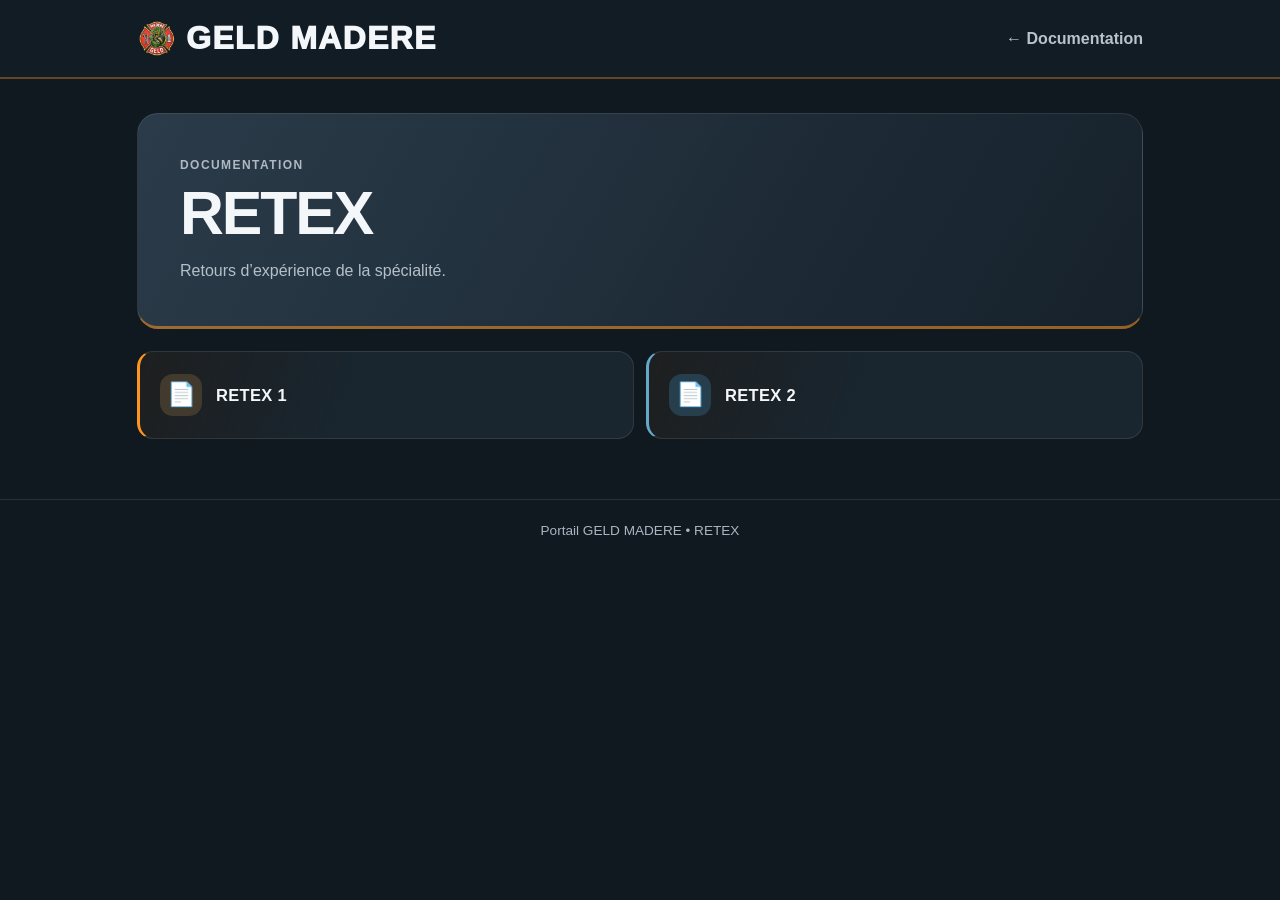
<file: retex.html>
<!doctype html>
<html lang="fr">
<head>
  <meta charset="utf-8">
  <meta name="viewport" content="width=device-width, initial-scale=1">
  <meta name="theme-color" content="#101820">
  <title>RETEX · Portail GELD</title>
  <style>
    :root { --bg:#101820; --panel:#192630; --ink:#f4f7fa; --muted:#b5c0c9; --line:rgba(255,255,255,.1); }
    * { box-sizing:border-box; }
    body { margin:0; background:var(--bg); color:var(--ink); font:16px/1.6 -apple-system,BlinkMacSystemFont,"Segoe UI",Arial,sans-serif; }
    .topbar { border-bottom:2px solid rgba(255,148,31,.35); background:#121c25; }
    .topbar-inner { max-width:1050px; margin:auto; padding:13px 22px; display:flex; align-items:center; justify-content:space-between; gap:15px; }
    .brand { display:flex; align-items:center; margin:0; font-size:2rem; letter-spacing:.04em; font-weight:950; }
    .brand img { width:40px; height:40px; margin-right:9px; object-fit:contain; }
    .back { color:#b9c3cc; font-weight:700; text-decoration:none; }
    .back:hover { text-decoration:underline; }
    main { max-width:1050px; margin:auto; padding:34px 22px 60px; }
    .intro { padding:clamp(22px,5vw,42px); border:1px solid var(--line); border-bottom:3px solid rgba(255,148,31,.55); border-radius:21px; background:linear-gradient(120deg,rgba(45,63,77,.92),#16212b); }
    .kicker { margin:0 0 7px; color:#aeb9c3; text-transform:uppercase; letter-spacing:.12em; font-size:.75rem; font-weight:850; }
    h2 { margin:0; font-size:clamp(2.45rem,6vw,3.8rem); line-height:1.05; font-weight:900; letter-spacing:-.035em; }
    .intro p:last-child { margin:12px 0 0; color:var(--muted); }
    .list { display:grid; grid-template-columns:repeat(2,minmax(0,1fr)); gap:12px; margin-top:22px; }
    .item { display:flex; align-items:center; gap:14px; min-height:88px; padding:17px 20px; border:1px solid var(--line); border-left:3px solid var(--tile,#ff941f); border-radius:16px; background:linear-gradient(110deg,rgba(255,148,31,.06),var(--panel) 45%); color:inherit; text-decoration:none; transition:transform .18s,border-color .18s,background .18s; }
    .item:nth-child(2) { --tile:#65a9c9; }
    .item:hover, .item:focus-visible { border-color:rgba(255,148,31,.55); background:linear-gradient(110deg,rgba(255,148,31,.14),var(--panel) 55%); transform:translateY(-2px); outline:none; }
    .doc-icon { display:grid; flex:0 0 42px; place-items:center; width:42px; height:42px; border-radius:13px; background:color-mix(in srgb,var(--tile,#ff941f) 18%,#192630); font-size:1.45rem; }
    .item h3 { margin:0; font-size:1.03rem; line-height:1.35; letter-spacing:.02em; }
    footer { padding:20px; border-top:1px solid var(--line); color:#aab5bf; text-align:center; font-size:.85rem; }
    @media(max-width:600px) { .topbar-inner { padding:8px 13px; } .brand { font-size:1.8rem; } .brand img { width:44px; height:44px; } main { padding:13px 12px 28px; } .intro { padding:14px 15px; border-radius:13px; } .kicker, .intro p:last-child { display:none; } h2 { font-size:1.55rem; } .list { grid-template-columns:1fr; gap:7px; margin-top:10px; } .item { min-height:58px; padding:9px 11px; border-radius:11px; } .doc-icon { flex-basis:34px; width:34px; height:34px; font-size:1.2rem; } .item h3 { font-size:.9rem; } .back { font-size:.82rem; } }
  </style>
  <link rel="stylesheet" href="navigation-progress.css">
  <script src="navigation-progress.js" defer></script>
</head>
<body>
  <header class="topbar"><div class="topbar-inner"><h1 class="brand"><img src="LOGO.png" alt="Logo GELD MADERE">GELD MADERE</h1><a class="back" href="documentation.html">← Documentation</a></div></header>
  <main>
    <section class="intro"><p class="kicker">Documentation</p><h2>RETEX</h2><p>Retours d’expérience de la spécialité.</p></section>
    <div class="list">
      <a class="item" href="document.html?f=RETEX-1.pdf" target="_blank" rel="noopener"><span class="doc-icon" aria-hidden="true">📄</span><h3>RETEX 1</h3></a>
      <a class="item" href="document.html?f=RETEX-2.pdf" target="_blank" rel="noopener"><span class="doc-icon" aria-hidden="true">📄</span><h3>RETEX 2</h3></a>
    </div>
  </main>
  <footer>Portail GELD MADERE <span>•</span> RETEX</footer>
</body>
</html>
</file>
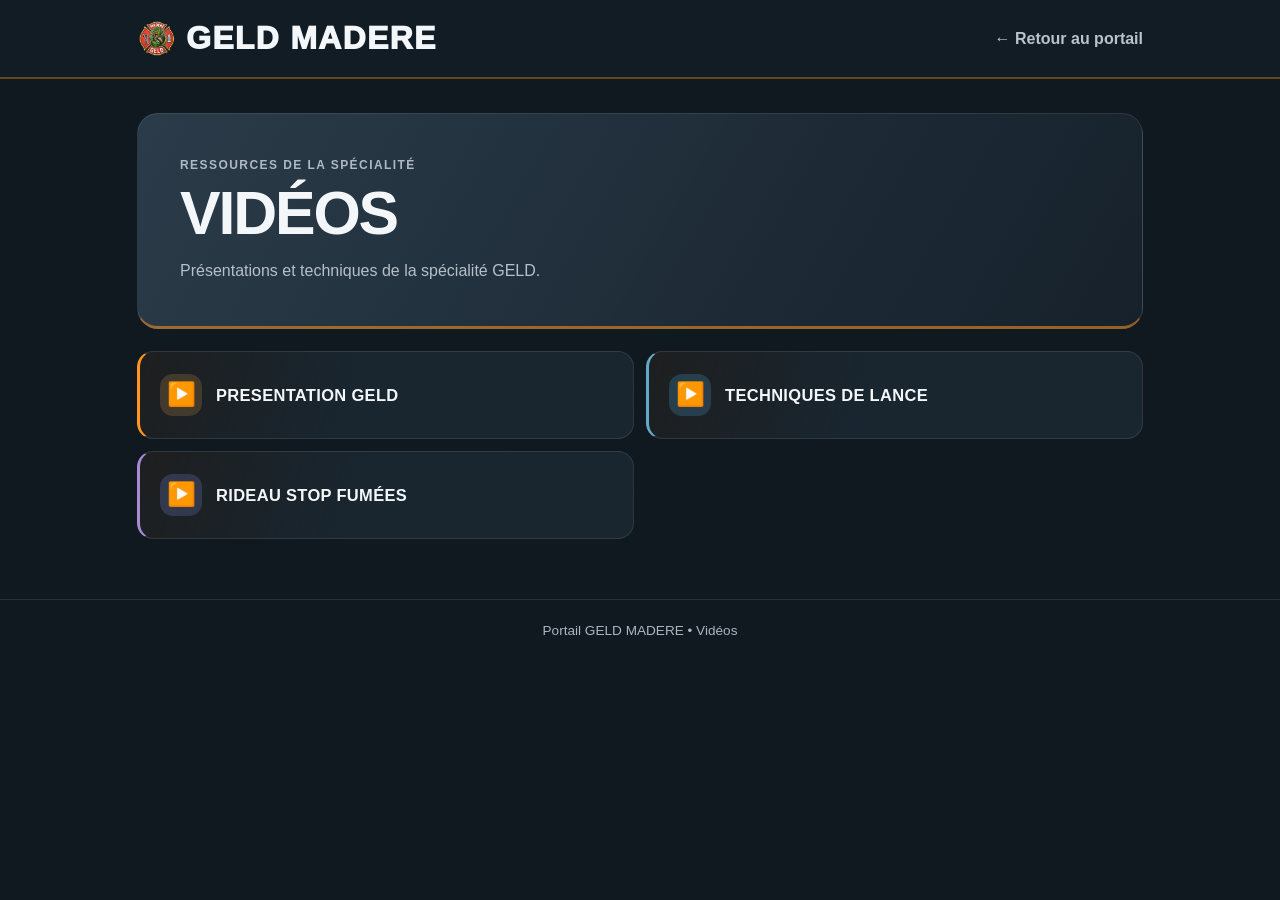
<file: videos.html>
<!doctype html>
<html lang="fr">
<head>
  <meta charset="utf-8">
  <meta name="viewport" content="width=device-width, initial-scale=1">
  <meta name="theme-color" content="#101820">
  <title>Vidéos · Portail GELD</title>
  <style>
    :root { --bg:#101820; --panel:#192630; --ink:#f4f7fa; --muted:#b5c0c9; --line:rgba(255,255,255,.1); }
    * { box-sizing:border-box; }
    body { margin:0; background:var(--bg); color:var(--ink); font:16px/1.6 -apple-system,BlinkMacSystemFont,"Segoe UI",Arial,sans-serif; }
    .topbar { border-bottom:2px solid rgba(255,148,31,.35); background:#121c25; }
    .topbar-inner { max-width:1050px; margin:auto; padding:13px 22px; display:flex; align-items:center; justify-content:space-between; gap:15px; }
    .brand { display:flex; align-items:center; margin:0; font-size:2rem; letter-spacing:.04em; font-weight:950; }
    .brand img { width:40px; height:40px; margin-right:9px; object-fit:contain; }
    .brand span { color:#b9c3cc; }
    .back { color:#b9c3cc; font-weight:700; text-decoration:none; }
    .back:hover { text-decoration:underline; }
    main { max-width:1050px; margin:auto; padding:34px 22px 60px; }
    .intro { padding:clamp(22px,5vw,42px); border:1px solid var(--line); border-bottom:3px solid rgba(255,148,31,.55); border-radius:21px; background:linear-gradient(120deg,rgba(45,63,77,.92),#16212b); }
    .kicker { margin:0 0 7px; color:#aeb9c3; text-transform:uppercase; letter-spacing:.12em; font-size:.75rem; font-weight:850; }
    h2 { margin:0; font-size:clamp(2.45rem,6vw,3.8rem); line-height:1.05; font-weight:900; letter-spacing:-.035em; }
    .intro p:last-child { margin:12px 0 0; color:var(--muted); }
    .list { display:grid; grid-template-columns:repeat(2,minmax(0,1fr)); gap:12px; margin-top:22px; }
    .item { display:flex; align-items:center; gap:14px; min-height:88px; padding:17px 20px; border:1px solid var(--line); border-left:3px solid var(--tile,#ff941f); border-radius:16px; background:linear-gradient(110deg,rgba(255,148,31,.06),var(--panel) 45%); }
    a.item { color:inherit; text-decoration:none; transition:transform .18s,border-color .18s,background .18s; }
    a.item:hover, a.item:focus-visible { border-color:rgba(255,148,31,.55); background:linear-gradient(110deg,rgba(255,148,31,.14),var(--panel) 55%); transform:translateY(-2px); outline:none; }
    .item:nth-child(2) { --tile:#65a9c9; } .item:nth-child(3) { --tile:#a58bd3; }
    .doc-icon { display:grid; flex:0 0 42px; place-items:center; width:42px; height:42px; border-radius:13px; background:rgba(255,148,31,.14); background:color-mix(in srgb,var(--tile,#ff941f) 18%,#192630); font-size:1.45rem; }
    .item h3 { margin:0; font-size:1.03rem; line-height:1.35; letter-spacing:.02em; }
    footer { padding:20px; border-top:1px solid var(--line); color:#aab5bf; text-align:center; font-size:.85rem; }
    footer span { color:#aeb9c3; }
    @media(max-width:600px) { .topbar-inner { padding:8px 13px; } .brand { font-size:1.8rem; } .brand img { width:44px; height:44px; } main { padding:13px 12px 28px; } .intro { padding:14px 15px; border-radius:13px; } .kicker, .intro p:last-child { display:none; } h2 { font-size:1.55rem; } .list { grid-template-columns:1fr; gap:7px; margin-top:10px; } .item { min-height:58px; padding:9px 11px; border-radius:11px; } .doc-icon, .icon { flex-basis:34px; width:34px; height:34px; font-size:1.2rem; } .item h3 { font-size:.9rem; } .back { font-size:.82rem; } }
  </style>
  <link rel="stylesheet" href="navigation-progress.css">
  <script src="navigation-progress.js" defer></script>
</head>
<body>
  <header class="topbar"><div class="topbar-inner"><h1 class="brand"><img src="LOGO.png" alt="Logo GELD MADERE">GELD MADERE</h1><a class="back" href="index.html">← Retour au portail</a></div></header>
  <main>
    <section class="intro"><p class="kicker">Ressources de la spécialité</p><h2>VIDÉOS</h2><p>Présentations et techniques de la spécialité GELD.</p></section>
    <div class="list">
      <a class="item" href="document.html?f=Presentation-GELD.mp4&amp;v=95b80ba" target="_blank" rel="noopener"><span class="doc-icon" aria-hidden="true">▶️</span><h3>PRESENTATION GELD</h3></a>
      <a class="item" href="document.html?f=Techniques-de-lance.mp4" target="_blank" rel="noopener"><span class="doc-icon" aria-hidden="true">▶️</span><h3>TECHNIQUES DE LANCE</h3></a>
      <a class="item" href="document.html?f=Rideau-stop-fumees.mp4" target="_blank" rel="noopener"><span class="doc-icon" aria-hidden="true">▶️</span><h3>RIDEAU STOP FUMÉES</h3></a>
    </div>
  </main>
  <footer>Portail GELD MADERE <span>•</span> Vidéos</footer>
</body>
</html>
</file>
<file: navigation-progress.css>
.navigation-progress { position: fixed; inset: 0 0 auto; z-index: 2147483647; height: 3px; background: #ffe4c4; overflow: hidden; pointer-events: none; }
.navigation-progress::after { content: ""; display: block; width: 35%; height: 100%; background: #ff941f; animation: navigation-progress 1.25s ease-in-out infinite; }
@keyframes navigation-progress { from { transform: translateX(-100%); } to { transform: translateX(286%); } }
@media (prefers-reduced-motion: reduce) { .navigation-progress::after { width: 100%; animation: none; } }
</file>
